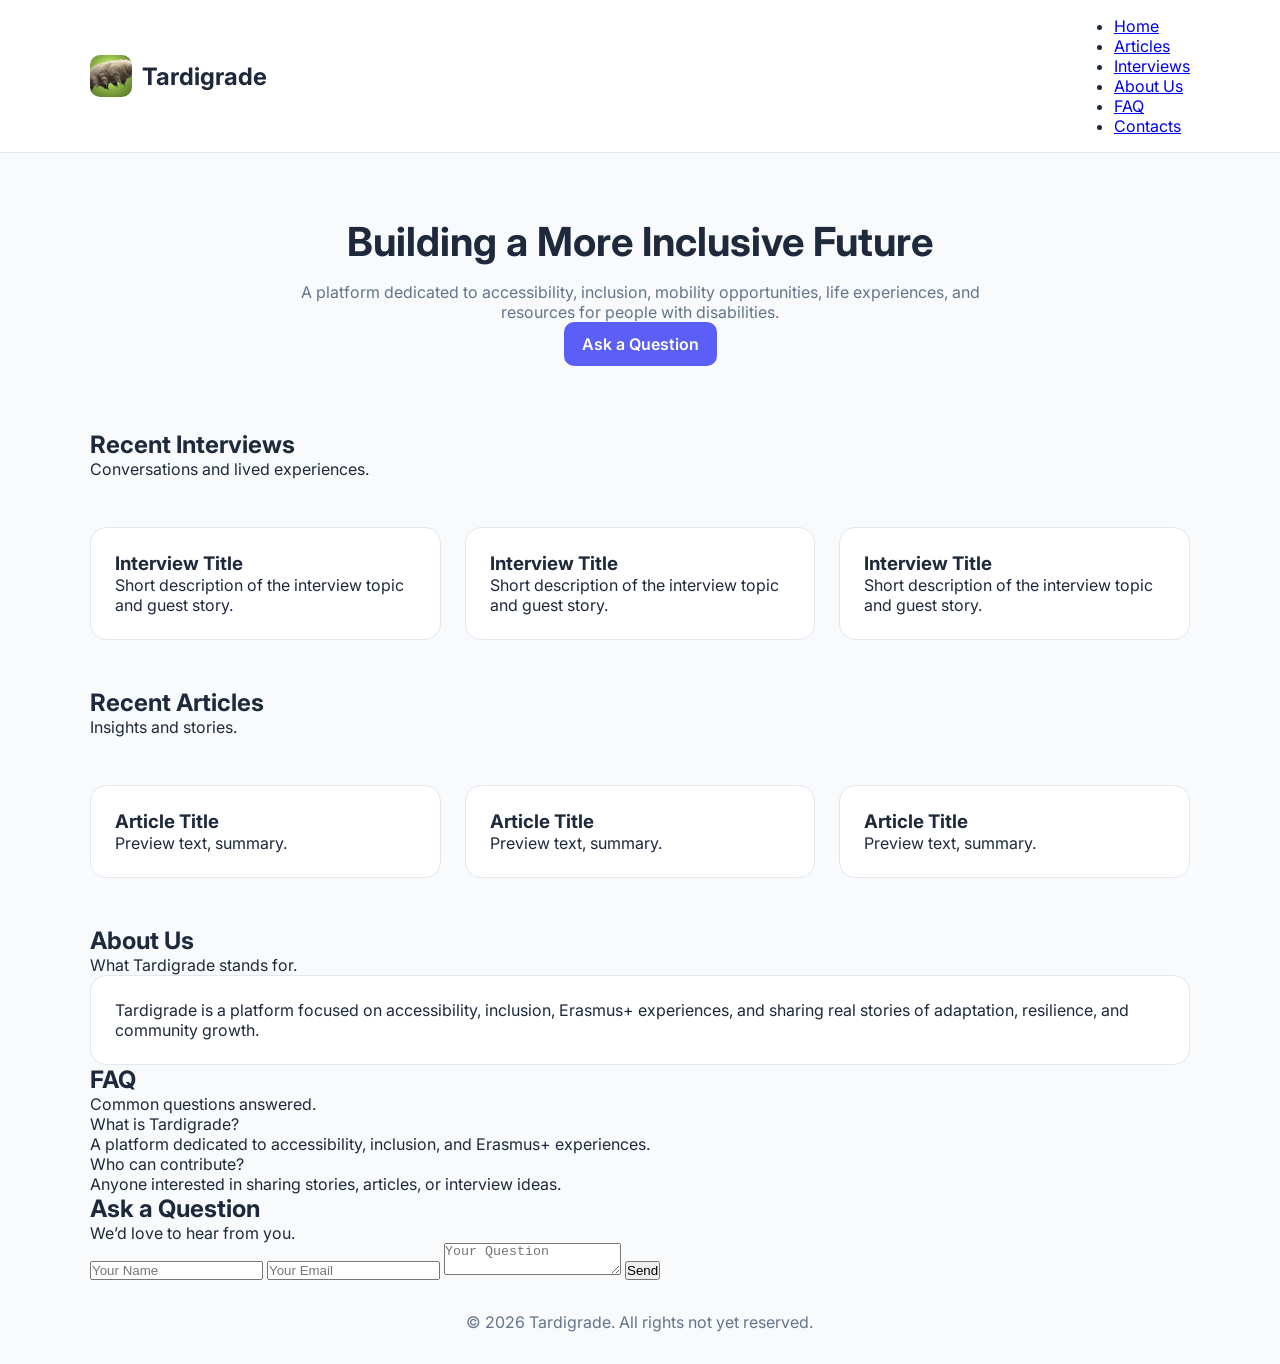
<file: index.html>
<!DOCTYPE html>
<html lang="en">
<head>
<meta charset="UTF-8">
<meta name="viewport" content="width=device-width, initial-scale=1.0">

<title>Tardigrade</title>

<!-- CSS -->
<link rel="stylesheet" href="css/style.css">

<!-- Font -->
<link href="https://fonts.googleapis.com/css2?family=Inter:wght@300;400;500;600;700&display=swap" rel="stylesheet">
</head>

<body>

<header>
    <div class="container">
        <nav>

            <div class="logo">
                <img src="assets/tardigrade.jpg" alt="Tardigrade logo">
                <h2>Tardigrade</h2>
            </div>

            <ul class="nav-links">
                <li><a href="index.html">Home</a></li>
                <li><a href="/articles.html">Articles</a></li>
                <li><a href="/interviews.html">Interviews</a></li>
                <li><a href="#about">About Us</a></li>
                <li><a href="#faq">FAQ</a></li>
                <li><a href="#contact">Contacts</a></li>
            </ul>

        </nav>
    </div>
</header>

<section class="hero">
    <div class="container">
        <h1>Building a More Inclusive Future</h1>

        <p>
            A platform dedicated to accessibility, inclusion,
            mobility opportunities, life experiences, and resources
            for people with disabilities.
        </p>

        <div class="hero-buttons">
            <a href="#contact" class="btn btn-primary">Ask a Question</a>
        </div>
    </div>
</section>

<section>
    <div class="container">

        <div class="section-title">
            <h2>Recent Interviews</h2>
            <p>Conversations and lived experiences.</p>
        </div>

        <div class="grid">

            <div class="card">
                <h3>Interview Title</h3>
                <p>Short description of the interview topic and guest story.</p>
            </div>

            <div class="card">
                <h3>Interview Title</h3>
                <p>Short description of the interview topic and guest story.</p>
            </div>

            <div class="card">
                <h3>Interview Title</h3>
                <p>Short description of the interview topic and guest story.</p>
            </div>

        </div>

    </div>
</section>

<section>
    <div class="container">

        <div class="section-title">
            <h2>Recent Articles</h2>
            <p>Insights and stories.</p>
        </div>

        <div class="grid">

            <div class="card">
                <h3>Article Title</h3>
                <p>Preview text, summary.</p>
            </div>

            <div class="card">
                <h3>Article Title</h3>
                <p>Preview text, summary.</p>
            </div>

            <div class="card">
                <h3>Article Title</h3>
                <p>Preview text, summary.</p>
            </div>

        </div>

    </div>
</section>

<section id="about">
    <div class="container">

        <div class="section-title">
            <h2>About Us</h2>
            <p>What Tardigrade stands for.</p>
        </div>

        <div class="card">
            <p>
                Tardigrade is a platform focused on accessibility, inclusion,
                Erasmus+ experiences, and sharing real stories of adaptation,
                resilience, and community growth.
            </p>
        </div>

    </div>
</section>

<section id="faq">
    <div class="container">

        <div class="section-title">
            <h2>FAQ</h2>
            <p>Common questions answered.</p>
        </div>

        <div class="faq-item">
            <div class="faq-question">What is Tardigrade?</div>
            <div class="faq-answer">
                A platform dedicated to accessibility, inclusion, and Erasmus+ experiences.
            </div>
        </div>

        <div class="faq-item">
            <div class="faq-question">Who can contribute?</div>
            <div class="faq-answer">
                Anyone interested in sharing stories, articles, or interview ideas.
            </div>
        </div>

    </div>
</section>

<section id="contact">
    <div class="container">

        <div class="section-title">
            <h2>Ask a Question</h2>
            <p>We’d love to hear from you.</p>
        </div>

        <div class="contact-box">

            <form>
                <input type="text" placeholder="Your Name">
                <input type="email" placeholder="Your Email">
                <textarea placeholder="Your Question"></textarea>
                <button type="submit">Send</button>
            </form>

        </div>

    </div>
</section>

<footer>
    <div class="container">
        <p>© 2026 Tardigrade. All rights not yet reserved.</p>
    </div>
</footer>

<!-- JS -->
<script src="js/script.js"></script>

</body>
</html>
</file>
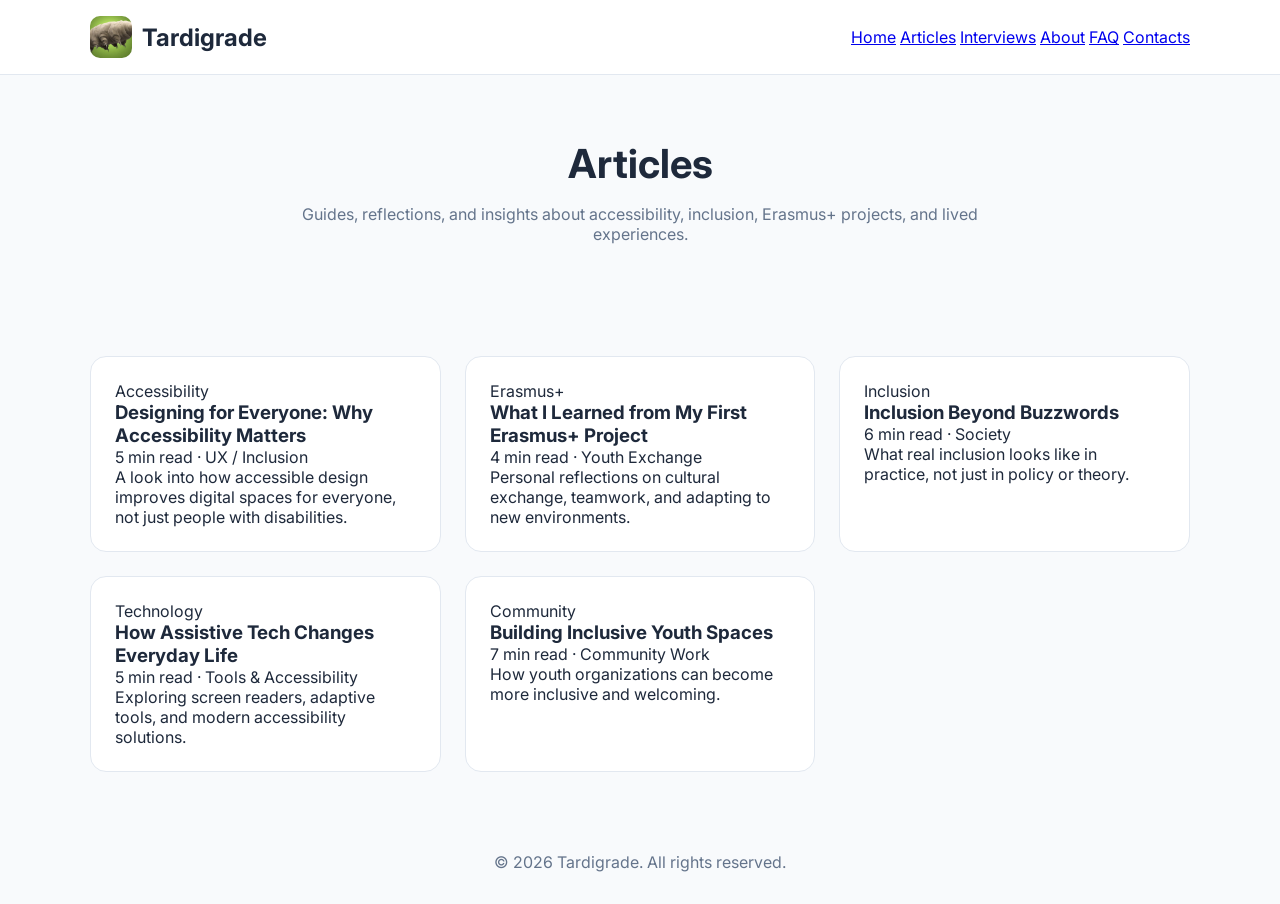
<file: articles.html>
<!DOCTYPE html>
<html lang="en">
<head>
<meta charset="UTF-8">
<meta name="viewport" content="width=device-width, initial-scale=1.0">

<title>Tardigrade | Articles</title>

<!-- Shared CSS -->
<link rel="stylesheet" href="css/style.css">

<!-- Font -->
<link href="https://fonts.googleapis.com/css2?family=Inter:wght@300;400;500;600;700&display=swap" rel="stylesheet">
</head>

<body>

<header>
    <div class="container">
        <nav>

            <div class="logo">
                <img src="assets/tardigrade.jpg" alt="Tardigrade logo">
                <h2>Tardigrade</h2>
            </div>

            <div class="nav-links">
                <a href="index.html">Home</a>
                <a href="articles.html">Articles</a>
                <a href="interviews.html">Interviews</a>
                <a href="index.html#about">About</a>
                <a href="index.html#faq">FAQ</a>
                <a href="index.html#contact">Contacts</a>
            </div>

        </nav>
    </div>
</header>

<section class="hero">
    <div class="container">
        <h1>Articles</h1>
        <p>
            Guides, reflections, and insights about accessibility, inclusion,
            Erasmus+ projects, and lived experiences.
        </p>
    </div>
</section>

<section>
    <div class="container grid">

        <div class="card">
            <span class="tag">Accessibility</span>
            <h3>Designing for Everyone: Why Accessibility Matters</h3>
            <div class="meta">5 min read · UX / Inclusion</div>
            <p>
                A look into how accessible design improves digital spaces for
                everyone, not just people with disabilities.
            </p>
        </div>

        <div class="card">
            <span class="tag">Erasmus+</span>
            <h3>What I Learned from My First Erasmus+ Project</h3>
            <div class="meta">4 min read · Youth Exchange</div>
            <p>
                Personal reflections on cultural exchange, teamwork, and adapting
                to new environments.
            </p>
        </div>

        <div class="card">
            <span class="tag">Inclusion</span>
            <h3>Inclusion Beyond Buzzwords</h3>
            <div class="meta">6 min read · Society</div>
            <p>
                What real inclusion looks like in practice, not just in policy or
                theory.
            </p>
        </div>

        <div class="card">
            <span class="tag">Technology</span>
            <h3>How Assistive Tech Changes Everyday Life</h3>
            <div class="meta">5 min read · Tools & Accessibility</div>
            <p>
                Exploring screen readers, adaptive tools, and modern accessibility
                solutions.
            </p>
        </div>

        <div class="card">
            <span class="tag">Community</span>
            <h3>Building Inclusive Youth Spaces</h3>
            <div class="meta">7 min read · Community Work</div>
            <p>
                How youth organizations can become more inclusive and welcoming.
            </p>
        </div>

    </div>
</section>

<footer>
    <div class="container">
        <p>© 2026 Tardigrade. All rights reserved.</p>
    </div>
</footer>

</body>
</html>
</file>
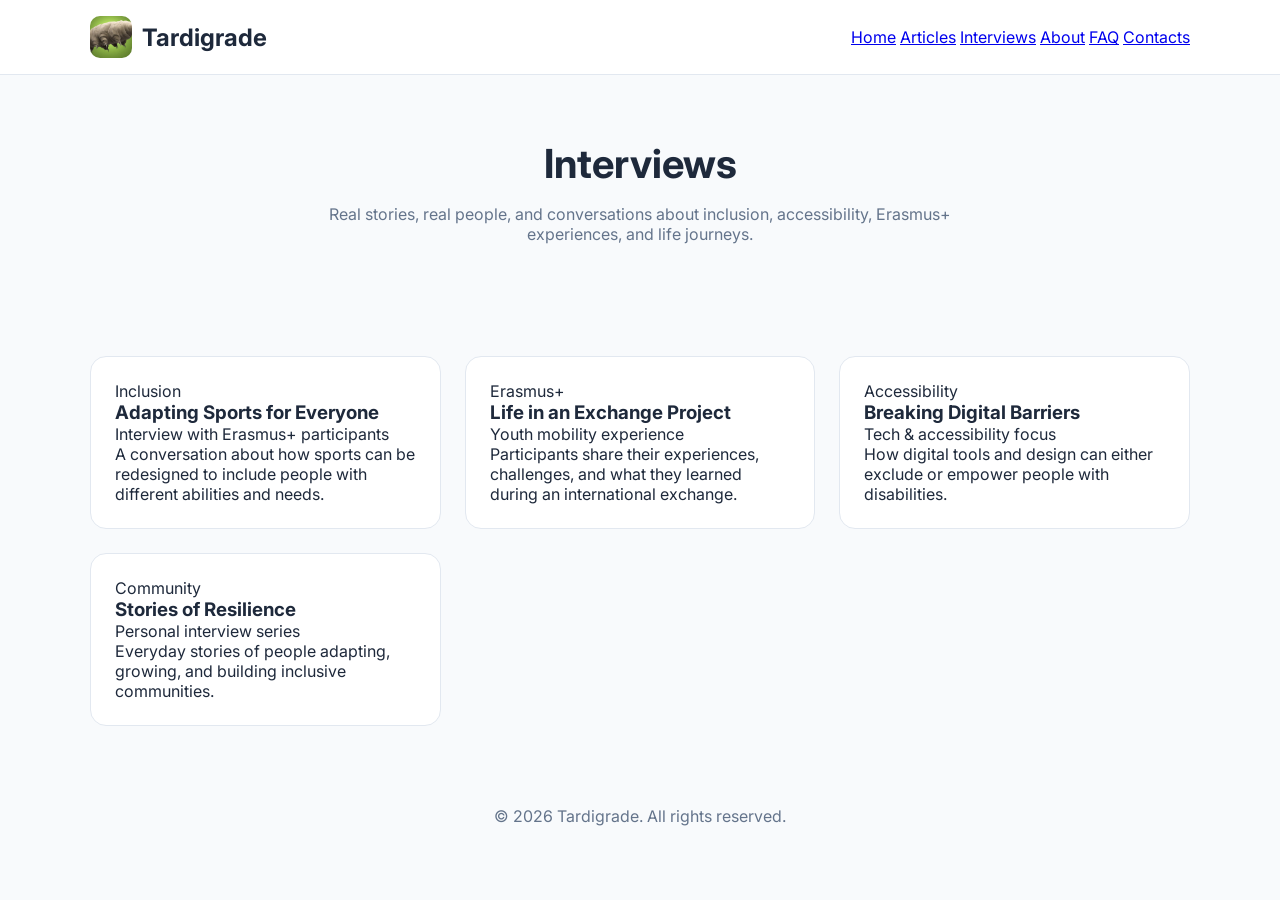
<file: interviews.html>
<!DOCTYPE html>
<html lang="en">
<head>
<meta charset="UTF-8">
<meta name="viewport" content="width=device-width, initial-scale=1.0">

<title>Tardigrade | Interviews</title>

<!-- Shared CSS -->
<link rel="stylesheet" href="css/style.css">

<!-- Font -->
<link href="https://fonts.googleapis.com/css2?family=Inter:wght@300;400;500;600;700&display=swap" rel="stylesheet">
</head>

<body>

<header>
    <div class="container">
        <nav>

            <div class="logo">
                <img src="assets/tardigrade.jpg" alt="Tardigrade logo">
                <h2>Tardigrade</h2>
            </div>

            <div class="nav-links">
                <a href="index.html">Home</a>
                <a href="articles.html">Articles</a>
                <a href="interviews.html">Interviews</a>
                <a href="index.html#about">About</a>
                <a href="index.html#faq">FAQ</a>
                <a href="index.html#contact">Contacts</a>
            </div>

        </nav>
    </div>
</header>

<section class="hero">
    <div class="container">
        <h1>Interviews</h1>
        <p>
            Real stories, real people, and conversations about inclusion,
            accessibility, Erasmus+ experiences, and life journeys.
        </p>
    </div>
</section>

<section>
    <div class="container grid">

        <div class="card">
            <span class="tag">Inclusion</span>
            <h3>Adapting Sports for Everyone</h3>
            <div class="meta">Interview with Erasmus+ participants</div>
            <p>
                A conversation about how sports can be redesigned to include
                people with different abilities and needs.
            </p>
        </div>

        <div class="card">
            <span class="tag">Erasmus+</span>
            <h3>Life in an Exchange Project</h3>
            <div class="meta">Youth mobility experience</div>
            <p>
                Participants share their experiences, challenges, and what they
                learned during an international exchange.
            </p>
        </div>

        <div class="card">
            <span class="tag">Accessibility</span>
            <h3>Breaking Digital Barriers</h3>
            <div class="meta">Tech & accessibility focus</div>
            <p>
                How digital tools and design can either exclude or empower people
                with disabilities.
            </p>
        </div>

        <div class="card">
            <span class="tag">Community</span>
            <h3>Stories of Resilience</h3>
            <div class="meta">Personal interview series</div>
            <p>
                Everyday stories of people adapting, growing, and building
                inclusive communities.
            </p>
        </div>

    </div>
</section>

<footer>
    <div class="container">
        <p>© 2026 Tardigrade. All rights reserved.</p>
    </div>
</footer>

</body>
</html>
</file>
<file: css/style.css>
:root{
    --primary:#5b5ff7;
    --bg:#f8fafc;
    --text:#1e293b;
    --card:#ffffff;
    --border:#e2e8f0;
}

*{
    margin:0;
    padding:0;
    box-sizing:border-box;
}

body{
    font-family:Inter, sans-serif;
    background:var(--bg);
    color:var(--text);
}

/* NAVBAR */
header{
    background:white;
    border-bottom:1px solid var(--border);
    position:sticky;
    top:0;
    z-index:100;
}

.container{
    width:min(1100px,90%);
    margin:auto;
}

nav{
    display:flex;
    justify-content:space-between;
    align-items:center;
    padding:1rem 0;
}

.logo{
    display:flex;
    align-items:center;
    gap:10px;
}

.logo img{
    width:42px;
    height:42px;
    border-radius:10px;
    object-fit:cover;
}

.nav a{
    margin-left:1.2rem;
    text-decoration:none;
    color:var(--text);
    font-weight:500;
}

.nav a:hover{
    color:var(--primary);
}

/* HERO */
.hero{
    padding:4rem 0;
    text-align:center;
}

.hero h1{
    font-size:2.5rem;
}

.hero p{
    margin-top:1rem;
    color:#64748b;
    max-width:700px;
    margin-inline:auto;
}

/* GRID CARDS */
.grid{
    display:grid;
    grid-template-columns:repeat(auto-fit,minmax(260px,1fr));
    gap:1.5rem;
    padding:3rem 0;
}

.card{
    background:var(--card);
    border:1px solid var(--border);
    border-radius:16px;
    padding:1.5rem;
    transition:.25s;
}

.card:hover{
    transform:translateY(-4px);
    box-shadow:0 12px 30px rgba(0,0,0,.08);
}

/* BUTTON */
.btn{
    display:inline-block;
    padding:12px 18px;
    border-radius:10px;
    background:var(--primary);
    color:white;
    text-decoration:none;
    font-weight:600;
}

/* FOOTER */
footer{
    text-align:center;
    padding:2rem;
    color:#64748b;
}
</file>
